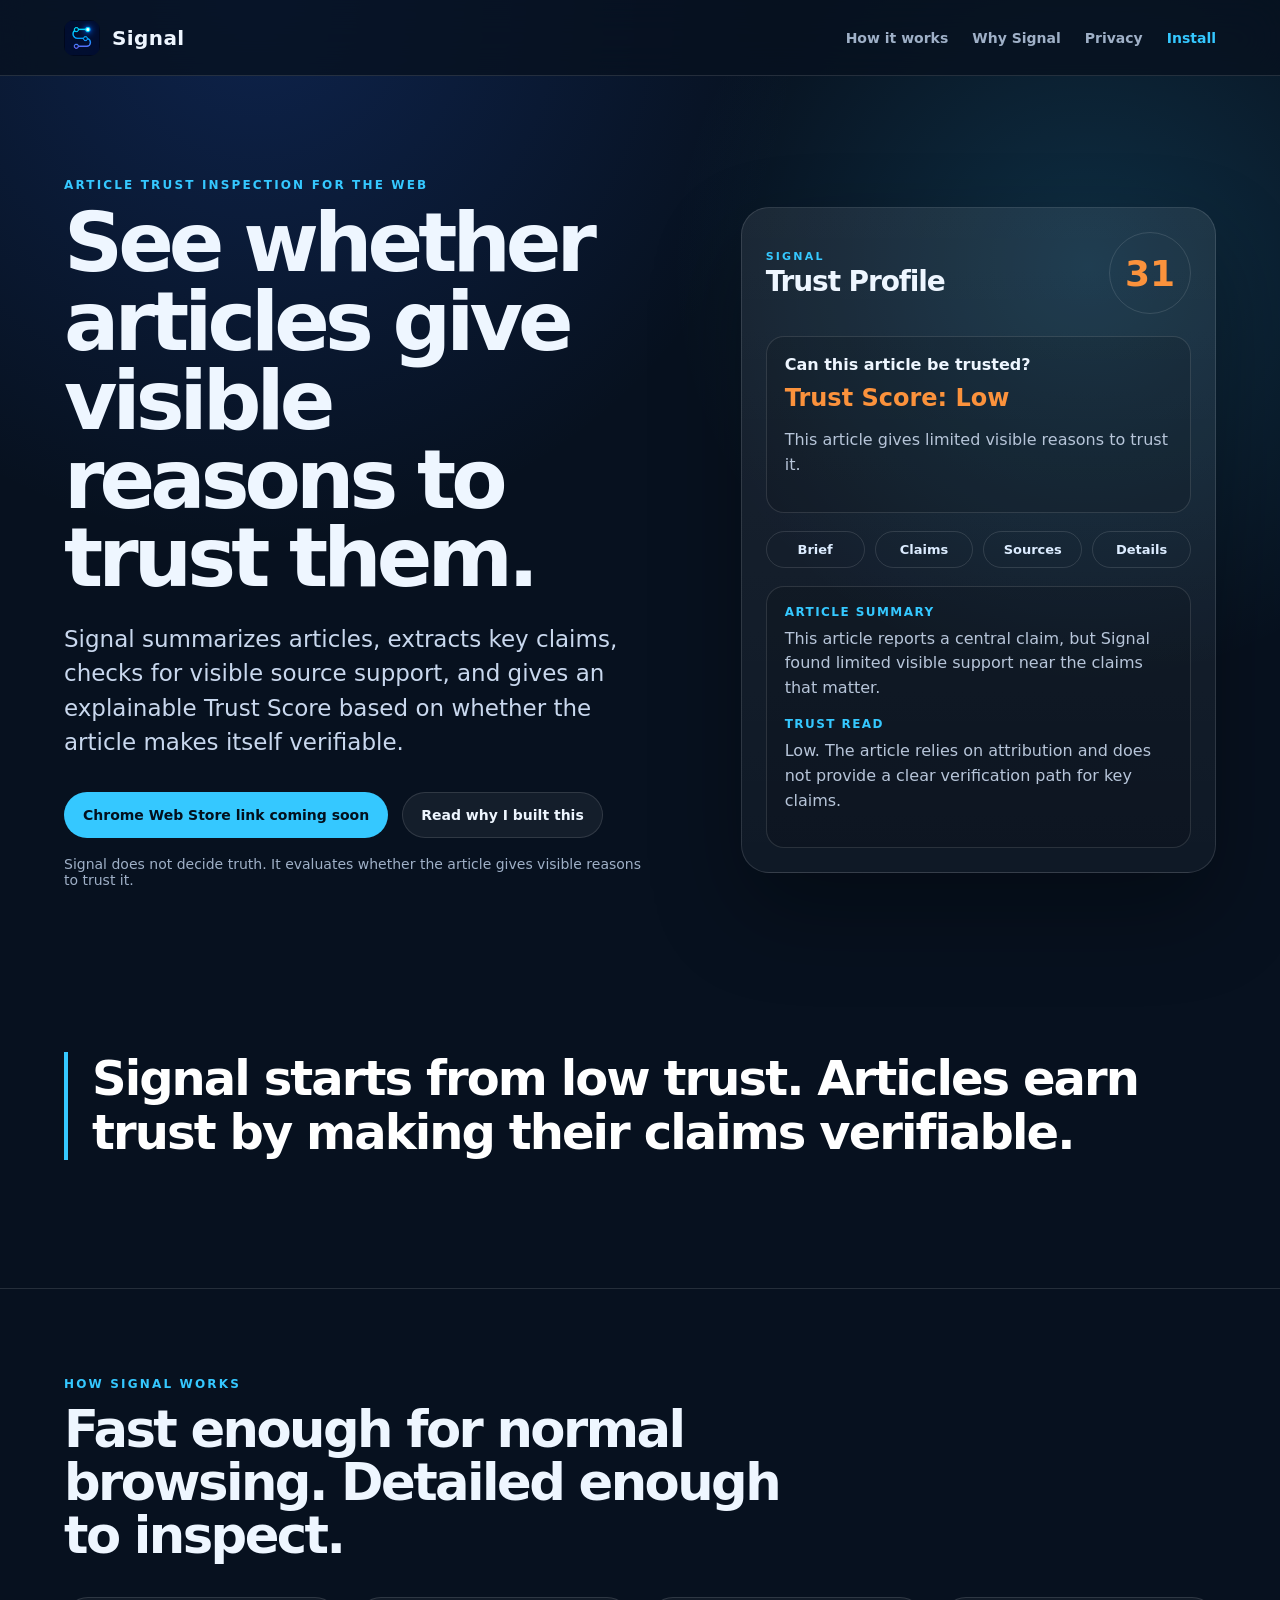
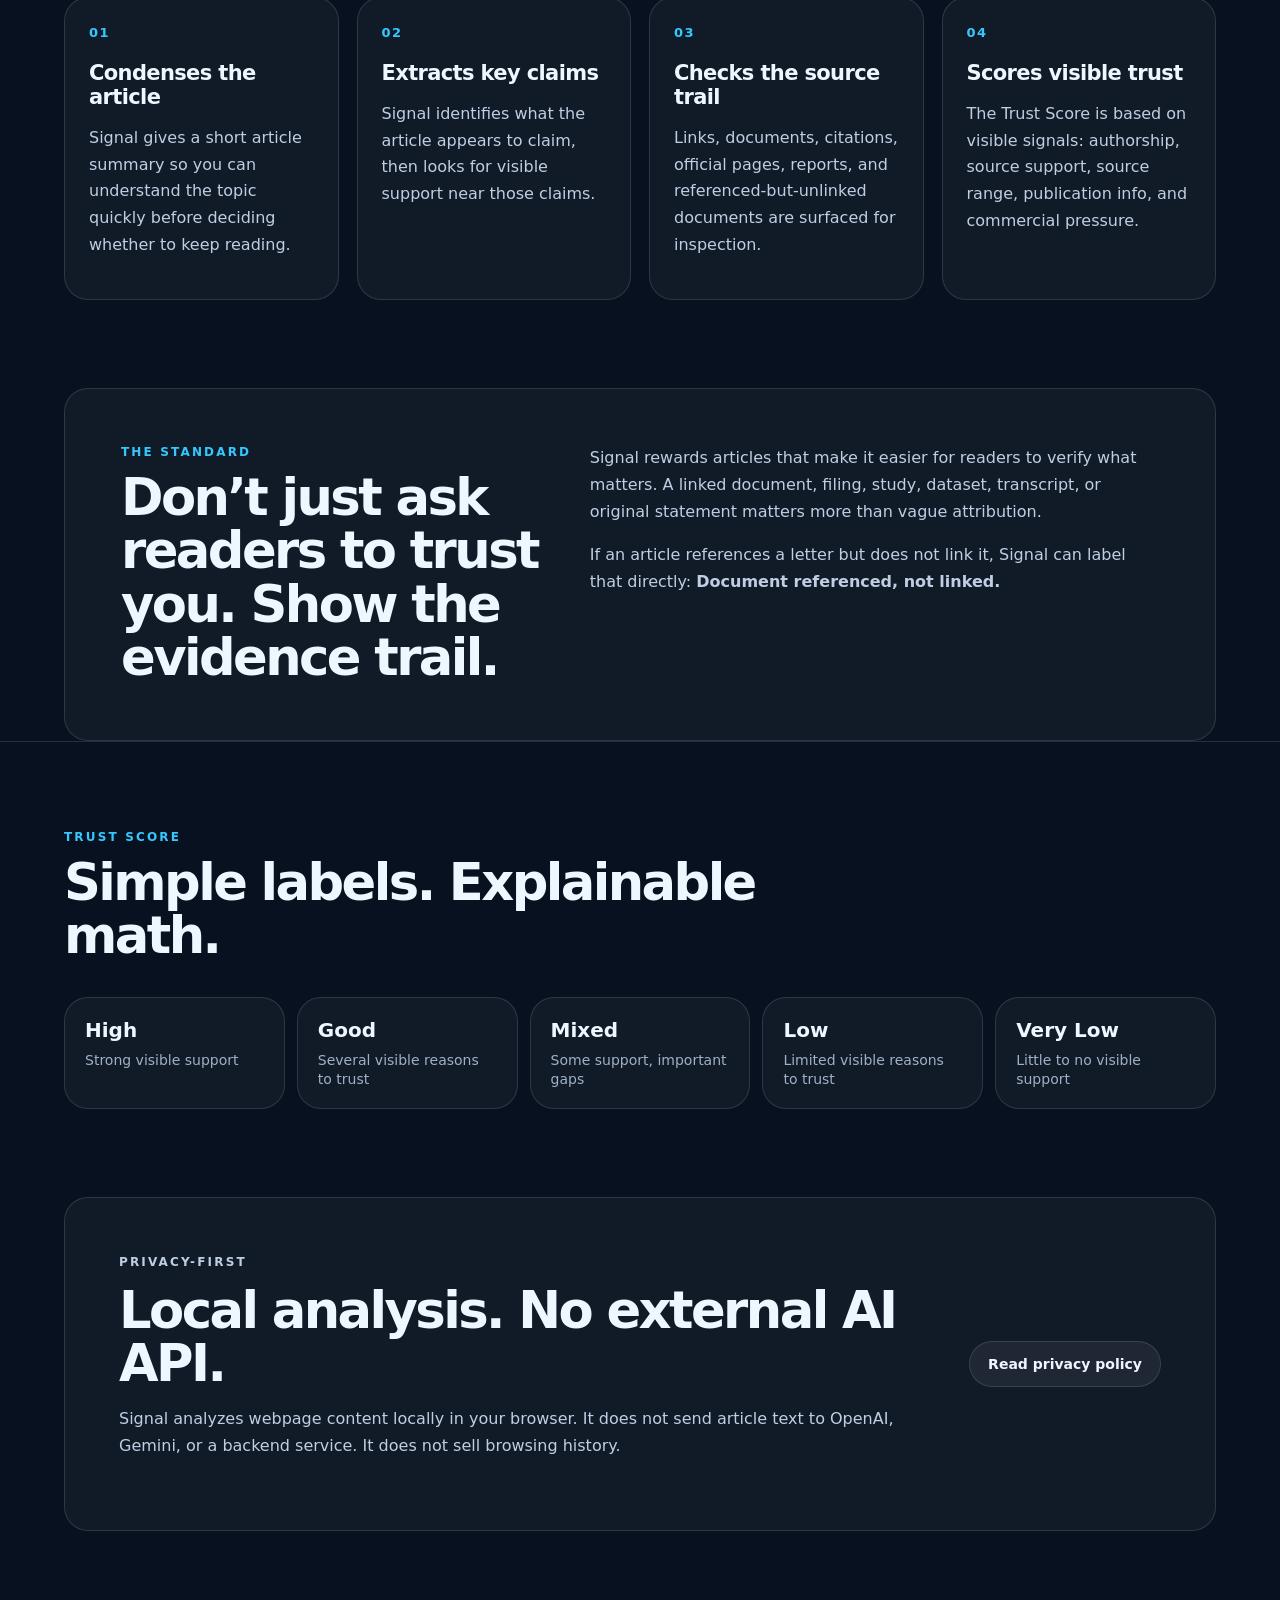
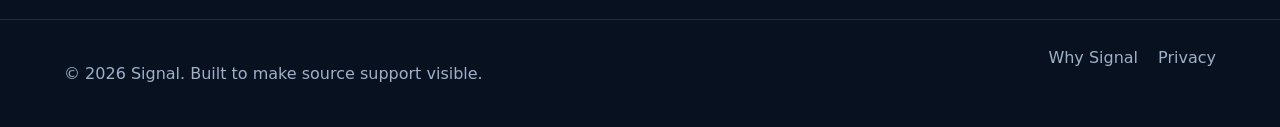
<file: index.html>
<!doctype html>
<html lang="en">
<head>
  <meta charset="utf-8" />
  <meta name="viewport" content="width=device-width, initial-scale=1" />
  <title>Signal — Article Trust Score</title>
  <meta name="description" content="Signal helps you see whether articles give visible reasons to trust them." />
  <link rel="icon" href="assets/signal-icon-128.png" />
  <link rel="stylesheet" href="styles.css" />
</head>
<body>
  <header class="site-header">
    <a class="brand" href="index.html" aria-label="Signal home">
      <img src="assets/signal-icon-128.png" alt="" />
      <span>Signal</span>
    </a>
    <nav>
      <a href="#how">How it works</a>
      <a href="why-signal.html">Why Signal</a>
      <a href="privacy.html">Privacy</a>
      <a class="nav-cta" href="#install">Install</a>
    </nav>
  </header>

  <main>
    <section class="hero">
      <div class="hero-copy">
        <p class="eyebrow">Article trust inspection for the web</p>
        <h1>See whether articles give visible reasons to trust them.</h1>
        <p class="lead">
          Signal summarizes articles, extracts key claims, checks for visible source support,
          and gives an explainable Trust Score based on whether the article makes itself verifiable.
        </p>
        <div class="hero-actions" id="install">
          <a class="button primary" href="#" aria-disabled="true">Chrome Web Store link coming soon</a>
          <a class="button secondary" href="why-signal.html">Read why I built this</a>
        </div>
        <p class="note">Signal does not decide truth. It evaluates whether the article gives visible reasons to trust it.</p>
      </div>

      <div class="trust-card" aria-label="Signal product preview">
        <div class="card-top">
          <div>
            <p class="mini-brand">SIGNAL</p>
            <h2>Trust Profile</h2>
          </div>
          <div class="score-circle">31</div>
        </div>
        <div class="article-row">
          <strong>Can this article be trusted?</strong>
          <span>Trust Score: Low</span>
          <p>This article gives limited visible reasons to trust it.</p>
        </div>
        <div class="tabs">
          <span>Brief</span><span>Claims</span><span>Sources</span><span>Details</span>
        </div>
        <div class="brief-box">
          <h3>Article summary</h3>
          <p>This article reports a central claim, but Signal found limited visible support near the claims that matter.</p>
          <h3>Trust read</h3>
          <p>Low. The article relies on attribution and does not provide a clear verification path for key claims.</p>
        </div>
      </div>
    </section>

    <section class="principle">
      <p>Signal starts from low trust. Articles earn trust by making their claims verifiable.</p>
    </section>

    <section class="grid-section" id="how">
      <div class="section-heading">
        <p class="eyebrow">How Signal works</p>
        <h2>Fast enough for normal browsing. Detailed enough to inspect.</h2>
      </div>

      <div class="feature-grid">
        <article>
          <span class="number">01</span>
          <h3>Condenses the article</h3>
          <p>Signal gives a short article summary so you can understand the topic quickly before deciding whether to keep reading.</p>
        </article>
        <article>
          <span class="number">02</span>
          <h3>Extracts key claims</h3>
          <p>Signal identifies what the article appears to claim, then looks for visible support near those claims.</p>
        </article>
        <article>
          <span class="number">03</span>
          <h3>Checks the source trail</h3>
          <p>Links, documents, citations, official pages, reports, and referenced-but-unlinked documents are surfaced for inspection.</p>
        </article>
        <article>
          <span class="number">04</span>
          <h3>Scores visible trust</h3>
          <p>The Trust Score is based on visible signals: authorship, source support, source range, publication info, and commercial pressure.</p>
        </article>
      </div>
    </section>

    <section class="split">
      <div>
        <p class="eyebrow">The standard</p>
        <h2>Don’t just ask readers to trust you. Show the evidence trail.</h2>
      </div>
      <div class="copy-block">
        <p>
          Signal rewards articles that make it easier for readers to verify what matters.
          A linked document, filing, study, dataset, transcript, or original statement matters more than vague attribution.
        </p>
        <p>
          If an article references a letter but does not link it, Signal can label that directly:
          <strong>Document referenced, not linked.</strong>
        </p>
      </div>
    </section>

    <section class="score-section">
      <div class="section-heading">
        <p class="eyebrow">Trust Score</p>
        <h2>Simple labels. Explainable math.</h2>
      </div>
      <div class="score-bands">
        <div><strong>High</strong><span>Strong visible support</span></div>
        <div><strong>Good</strong><span>Several visible reasons to trust</span></div>
        <div><strong>Mixed</strong><span>Some support, important gaps</span></div>
        <div><strong>Low</strong><span>Limited visible reasons to trust</span></div>
        <div><strong>Very Low</strong><span>Little to no visible support</span></div>
      </div>
    </section>

    <section class="privacy-callout">
      <div>
        <p class="eyebrow">Privacy-first</p>
        <h2>Local analysis. No external AI API.</h2>
        <p>
          Signal analyzes webpage content locally in your browser. It does not send article text to OpenAI, Gemini,
          or a backend service. It does not sell browsing history.
        </p>
      </div>
      <a class="button secondary" href="privacy.html">Read privacy policy</a>
    </section>
  </main>

  <footer>
    <p>© 2026 Signal. Built to make source support visible.</p>
    <div>
      <a href="why-signal.html">Why Signal</a>
      <a href="privacy.html">Privacy</a>
    </div>
  </footer>
</body>
</html>
</file>
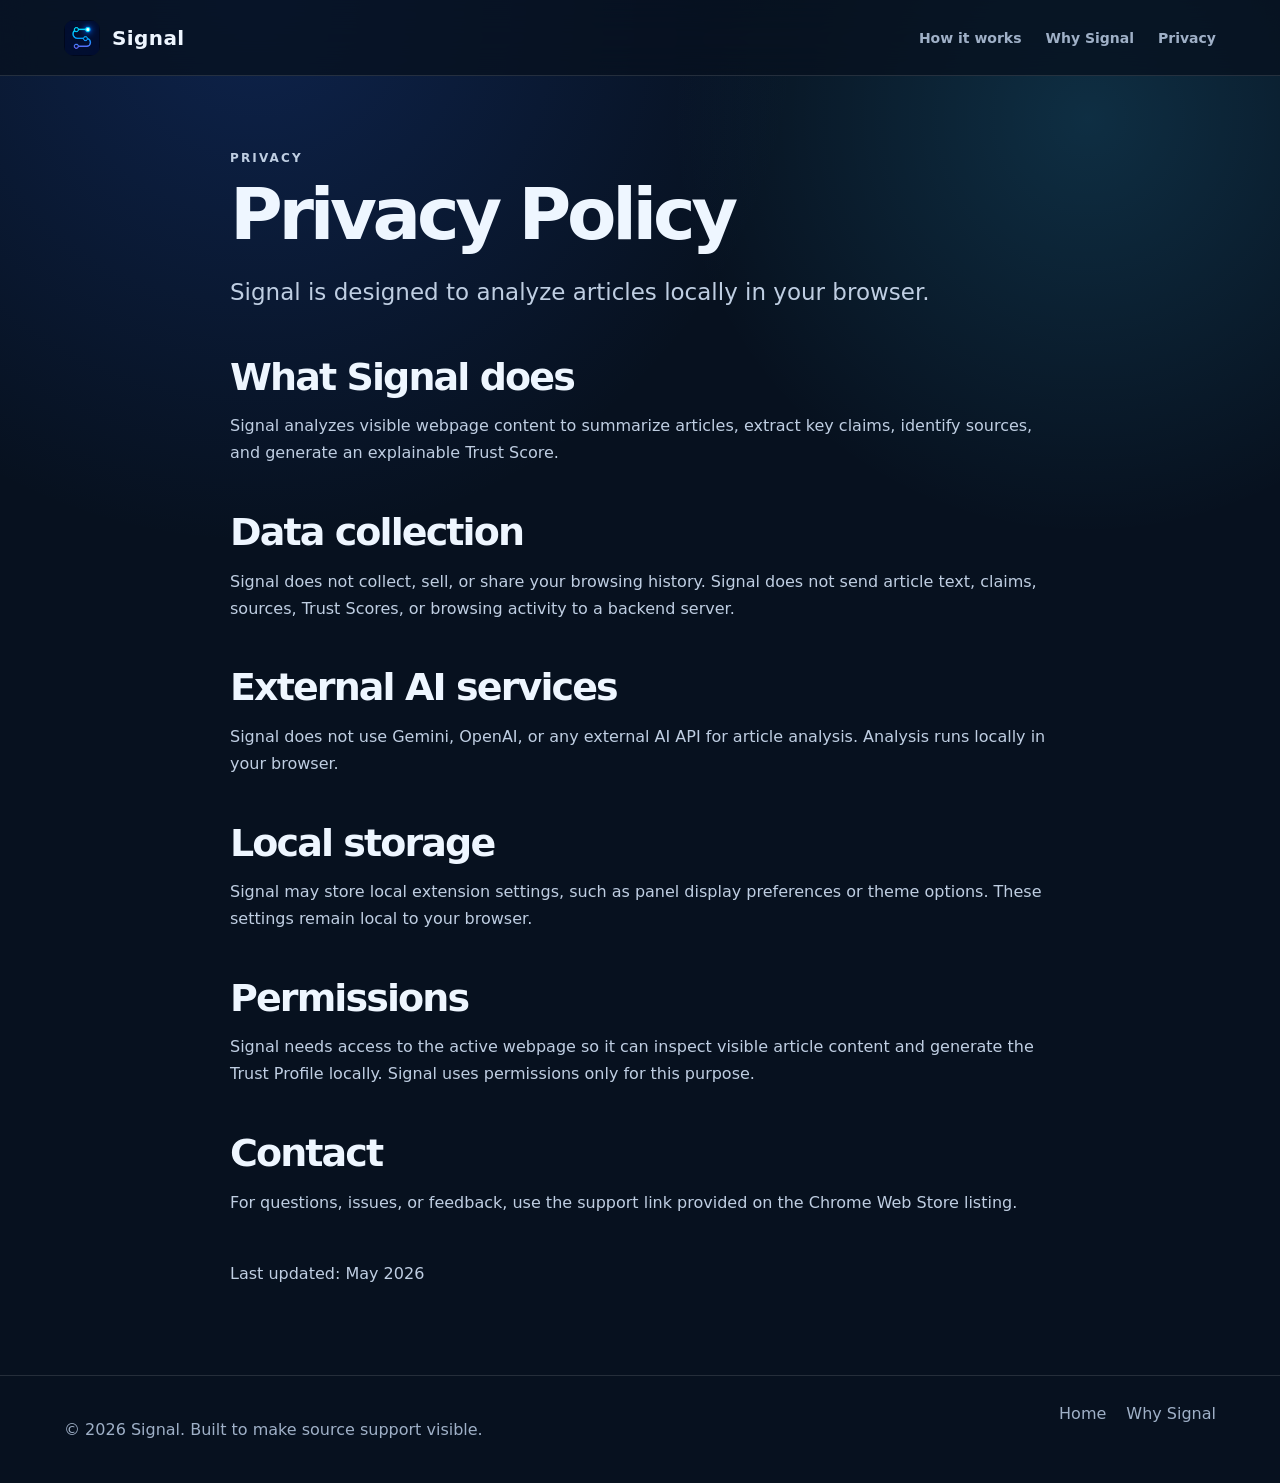
<file: privacy.html>
<!doctype html>
<html lang="en">
<head>
  <meta charset="utf-8" />
  <meta name="viewport" content="width=device-width, initial-scale=1" />
  <title>Signal Privacy Policy</title>
  <meta name="description" content="Signal privacy policy." />
  <link rel="icon" href="assets/signal-icon-128.png" />
  <link rel="stylesheet" href="styles.css" />
</head>
<body>
  <header class="site-header">
    <a class="brand" href="index.html"><img src="assets/signal-icon-128.png" alt="" /><span>Signal</span></a>
    <nav>
      <a href="index.html#how">How it works</a>
      <a href="why-signal.html">Why Signal</a>
      <a href="privacy.html">Privacy</a>
    </nav>
  </header>

  <main class="article-page">
    <article class="longform">
      <p class="eyebrow">Privacy</p>
      <h1>Privacy Policy</h1>
      <p class="lead">Signal is designed to analyze articles locally in your browser.</p>

      <h2>What Signal does</h2>
      <p>
        Signal analyzes visible webpage content to summarize articles, extract key claims, identify sources,
        and generate an explainable Trust Score.
      </p>

      <h2>Data collection</h2>
      <p>
        Signal does not collect, sell, or share your browsing history. Signal does not send article text,
        claims, sources, Trust Scores, or browsing activity to a backend server.
      </p>

      <h2>External AI services</h2>
      <p>
        Signal does not use Gemini, OpenAI, or any external AI API for article analysis.
        Analysis runs locally in your browser.
      </p>

      <h2>Local storage</h2>
      <p>
        Signal may store local extension settings, such as panel display preferences or theme options.
        These settings remain local to your browser.
      </p>

      <h2>Permissions</h2>
      <p>
        Signal needs access to the active webpage so it can inspect visible article content and generate
        the Trust Profile locally. Signal uses permissions only for this purpose.
      </p>

      <h2>Contact</h2>
      <p>
        For questions, issues, or feedback, use the support link provided on the Chrome Web Store listing.
      </p>

      <p class="updated">Last updated: May 2026</p>
    </article>
  </main>

  <footer>
    <p>© 2026 Signal. Built to make source support visible.</p>
    <div><a href="index.html">Home</a><a href="why-signal.html">Why Signal</a></div>
  </footer>
</body>
</html>
</file>
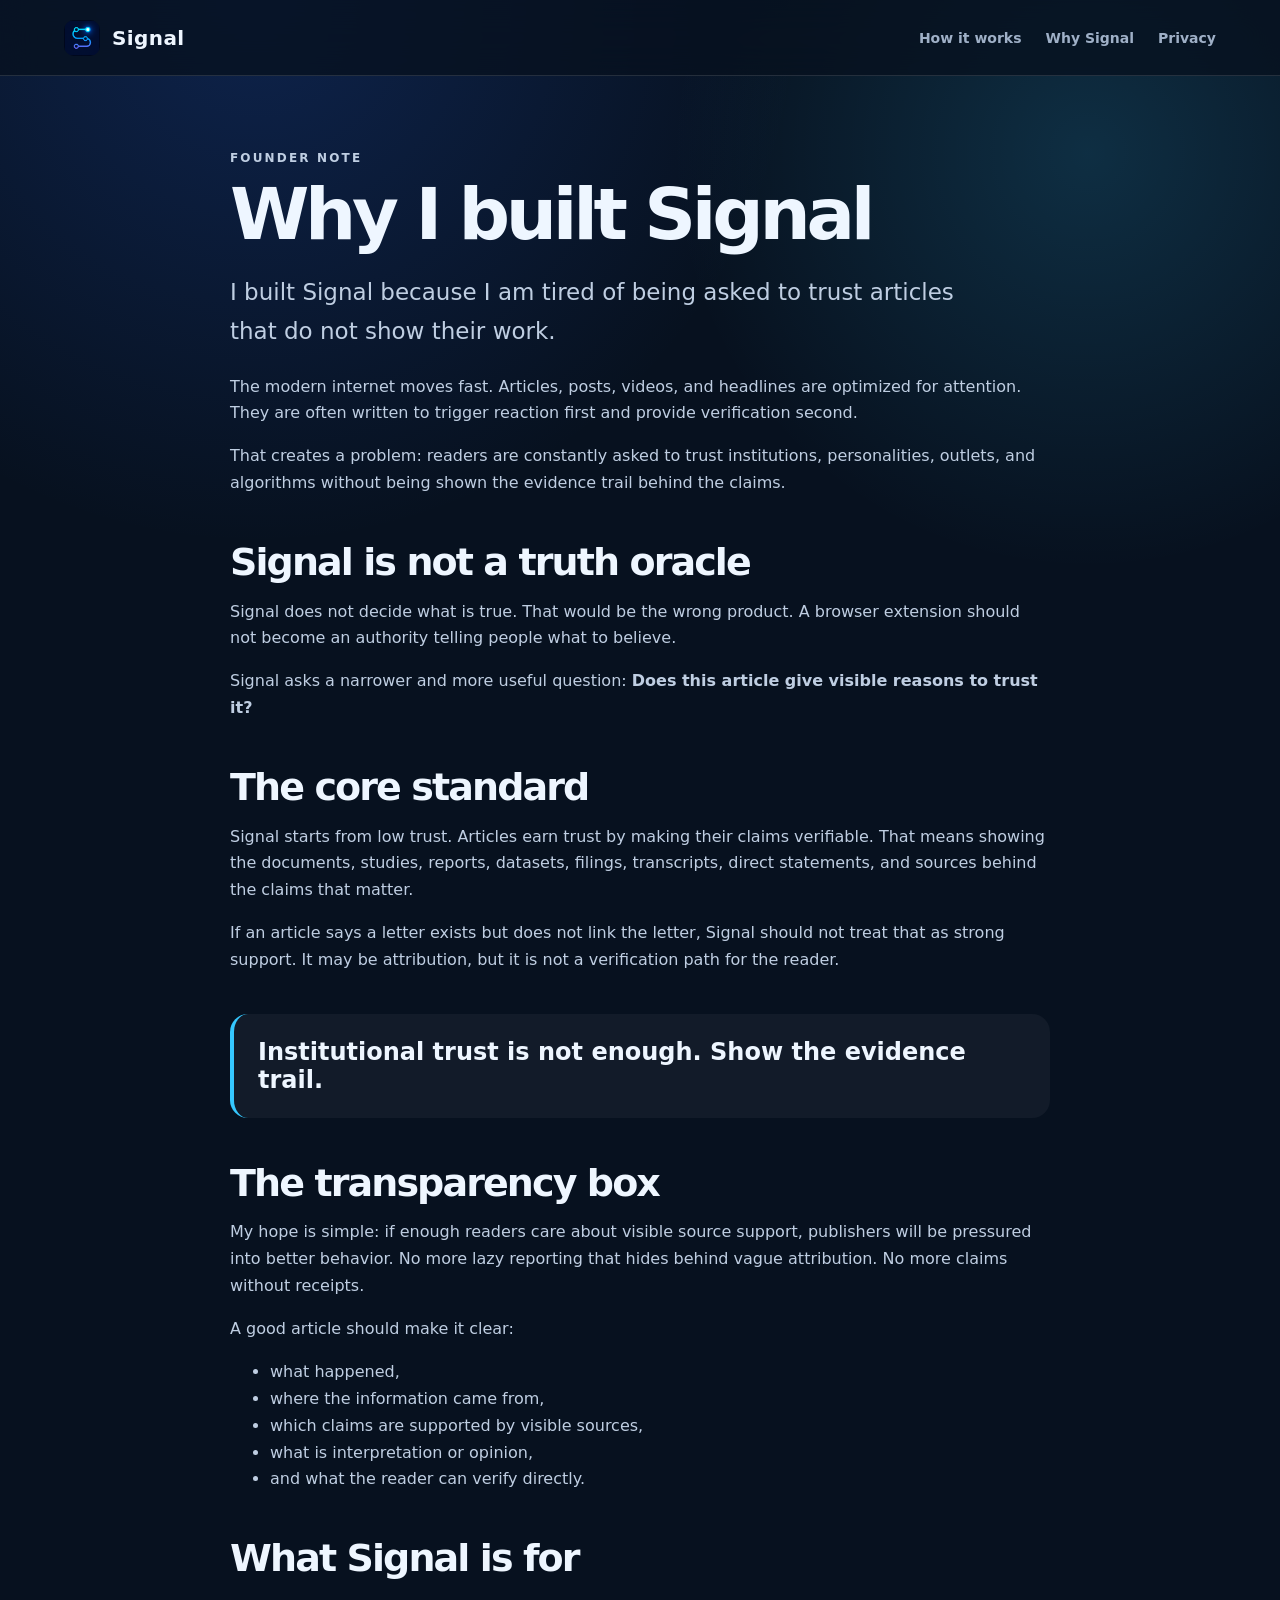
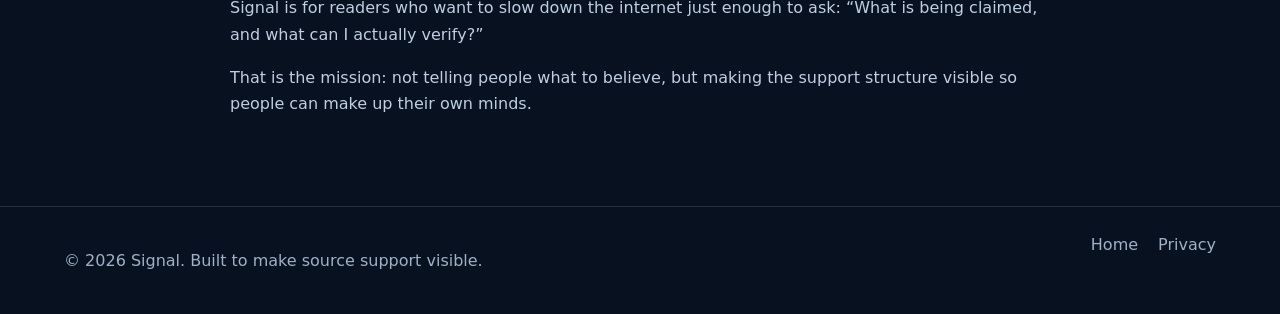
<file: why-signal.html>
<!doctype html>
<html lang="en">
<head>
  <meta charset="utf-8" />
  <meta name="viewport" content="width=device-width, initial-scale=1" />
  <title>Why I Built Signal</title>
  <meta name="description" content="The motivation behind Signal, a local article trust inspection layer for the web." />
  <link rel="icon" href="assets/signal-icon-128.png" />
  <link rel="stylesheet" href="styles.css" />
</head>
<body>
  <header class="site-header">
    <a class="brand" href="index.html"><img src="assets/signal-icon-128.png" alt="" /><span>Signal</span></a>
    <nav>
      <a href="index.html#how">How it works</a>
      <a href="why-signal.html">Why Signal</a>
      <a href="privacy.html">Privacy</a>
    </nav>
  </header>

  <main class="article-page">
    <article class="longform">
      <p class="eyebrow">Founder note</p>
      <h1>Why I built Signal</h1>
      <p class="lead">
        I built Signal because I am tired of being asked to trust articles that do not show their work.
      </p>

      <p>
        The modern internet moves fast. Articles, posts, videos, and headlines are optimized for attention.
        They are often written to trigger reaction first and provide verification second.
      </p>

      <p>
        That creates a problem: readers are constantly asked to trust institutions, personalities, outlets,
        and algorithms without being shown the evidence trail behind the claims.
      </p>

      <h2>Signal is not a truth oracle</h2>
      <p>
        Signal does not decide what is true. That would be the wrong product.
        A browser extension should not become an authority telling people what to believe.
      </p>

      <p>
        Signal asks a narrower and more useful question:
        <strong>Does this article give visible reasons to trust it?</strong>
      </p>

      <h2>The core standard</h2>
      <p>
        Signal starts from low trust. Articles earn trust by making their claims verifiable.
        That means showing the documents, studies, reports, datasets, filings, transcripts, direct statements,
        and sources behind the claims that matter.
      </p>

      <p>
        If an article says a letter exists but does not link the letter, Signal should not treat that as strong support.
        It may be attribution, but it is not a verification path for the reader.
      </p>

      <blockquote>
        Institutional trust is not enough. Show the evidence trail.
      </blockquote>

      <h2>The transparency box</h2>
      <p>
        My hope is simple: if enough readers care about visible source support, publishers will be pressured
        into better behavior. No more lazy reporting that hides behind vague attribution. No more claims without receipts.
      </p>

      <p>
        A good article should make it clear:
      </p>

      <ul>
        <li>what happened,</li>
        <li>where the information came from,</li>
        <li>which claims are supported by visible sources,</li>
        <li>what is interpretation or opinion,</li>
        <li>and what the reader can verify directly.</li>
      </ul>

      <h2>What Signal is for</h2>
      <p>
        Signal is for readers who want to slow down the internet just enough to ask:
        “What is being claimed, and what can I actually verify?”
      </p>

      <p>
        That is the mission: not telling people what to believe, but making the support structure visible
        so people can make up their own minds.
      </p>
    </article>
  </main>

  <footer>
    <p>© 2026 Signal. Built to make source support visible.</p>
    <div><a href="index.html">Home</a><a href="privacy.html">Privacy</a></div>
  </footer>
</body>
</html>
</file>
<file: styles.css>
* {
  box-sizing: border-box;
}

:root {
  --navy: #07111f;
  --navy-2: #0d1b2f;
  --blue: #35c8ff;
  --blue-2: #2563eb;
  --text: #eef6ff;
  --muted: #9fb0c7;
  --line: rgba(255,255,255,.12);
  --card: rgba(255,255,255,.045);
  --white: #ffffff;
  --orange: #fb923c;
  --green: #22c55e;
}

body {
  margin: 0;
  font-family: Inter, ui-sans-serif, system-ui, -apple-system, BlinkMacSystemFont, "Segoe UI", sans-serif;
  background:
    radial-gradient(circle at 20% 0%, rgba(37,99,235,.22), transparent 34rem),
    radial-gradient(circle at 85% 8%, rgba(53,200,255,.16), transparent 26rem),
    var(--navy);
  color: var(--text);
}

a {
  color: inherit;
  text-decoration: none;
}

.site-header {
  position: sticky;
  top: 0;
  z-index: 10;
  backdrop-filter: blur(18px);
  background: rgba(7, 17, 31, .78);
  border-bottom: 1px solid var(--line);
  min-height: 76px;
  display: flex;
  align-items: center;
  justify-content: space-between;
  padding: 0 clamp(20px, 5vw, 72px);
}

.brand {
  display: inline-flex;
  align-items: center;
  gap: 12px;
  font-weight: 800;
  letter-spacing: .02em;
  font-size: 20px;
}

.brand img {
  width: 36px;
  height: 36px;
  border-radius: 10px;
}

nav {
  display: flex;
  align-items: center;
  gap: 24px;
  color: var(--muted);
  font-size: 14px;
  font-weight: 650;
}

nav a:hover {
  color: var(--text);
}

.nav-cta {
  color: var(--blue);
}

.hero {
  min-height: calc(100vh - 76px);
  padding: clamp(56px, 8vw, 120px) clamp(20px, 5vw, 72px);
  display: grid;
  grid-template-columns: minmax(0, 1.05fr) minmax(360px, .85fr);
  gap: clamp(36px, 7vw, 96px);
  align-items: center;
}

.eyebrow {
  margin: 0 0 12px;
  color: var(--blue);
  font-size: 12px;
  text-transform: uppercase;
  letter-spacing: .18em;
  font-weight: 900;
}

h1 {
  font-size: clamp(44px, 7vw, 82px);
  line-height: .96;
  letter-spacing: -.06em;
  margin: 0 0 24px;
  max-width: 980px;
}

.lead {
  font-size: clamp(18px, 2vw, 23px);
  line-height: 1.5;
  color: #c9d8ee;
  max-width: 760px;
}

.hero-actions {
  display: flex;
  flex-wrap: wrap;
  gap: 14px;
  margin: 32px 0 18px;
}

.button {
  display: inline-flex;
  align-items: center;
  justify-content: center;
  min-height: 46px;
  padding: 0 18px;
  border-radius: 999px;
  font-weight: 800;
  font-size: 14px;
  border: 1px solid var(--line);
}

.button.primary {
  background: var(--blue);
  color: #03101d;
  border-color: transparent;
}

.button.secondary {
  background: rgba(255,255,255,.055);
  color: var(--text);
}

.note {
  color: var(--muted);
  font-size: 14px;
  max-width: 650px;
}

.trust-card {
  border: 1px solid var(--line);
  border-radius: 28px;
  padding: 24px;
  background: linear-gradient(180deg, rgba(255,255,255,.08), rgba(255,255,255,.035));
  box-shadow: 0 40px 90px rgba(0,0,0,.32);
}

.card-top {
  display: flex;
  align-items: center;
  justify-content: space-between;
  margin-bottom: 22px;
}

.mini-brand {
  color: var(--blue);
  letter-spacing: .2em;
  font-size: 11px;
  font-weight: 900;
  margin: 0 0 4px;
}

.card-top h2 {
  margin: 0;
  font-size: 28px;
  letter-spacing: -.04em;
}

.score-circle {
  width: 82px;
  height: 82px;
  border: 1px solid var(--line);
  border-radius: 999px;
  display: grid;
  place-items: center;
  color: var(--orange);
  font-size: 36px;
  font-weight: 900;
}

.article-row,
.brief-box {
  border: 1px solid var(--line);
  border-radius: 18px;
  padding: 18px;
  background: rgba(0,0,0,.12);
}

.article-row strong,
.article-row span {
  display: block;
}

.article-row span {
  margin-top: 10px;
  color: var(--orange);
  font-size: 24px;
  font-weight: 900;
}

.article-row p,
.brief-box p {
  color: #b7c5d9;
  line-height: 1.55;
}

.tabs {
  display: grid;
  grid-template-columns: repeat(4, 1fr);
  gap: 10px;
  margin: 18px 0;
}

.tabs span {
  text-align: center;
  border: 1px solid var(--line);
  border-radius: 999px;
  padding: 10px 8px;
  color: #dcecff;
  font-weight: 800;
  font-size: 13px;
}

.brief-box h3 {
  color: var(--blue);
  text-transform: uppercase;
  letter-spacing: .12em;
  font-size: 12px;
  margin: 0 0 8px;
}

.brief-box p {
  margin-top: 0;
}

.principle {
  padding: 0 clamp(20px, 5vw, 72px) 80px;
}

.principle p {
  border-left: 4px solid var(--blue);
  max-width: 1080px;
  padding-left: 24px;
  color: var(--white);
  font-size: clamp(26px, 4vw, 48px);
  line-height: 1.12;
  letter-spacing: -.04em;
  font-weight: 900;
}

.grid-section,
.score-section {
  padding: 88px clamp(20px, 5vw, 72px);
  border-top: 1px solid var(--line);
}

.section-heading {
  max-width: 760px;
  margin-bottom: 34px;
}

h2 {
  margin: 0;
  font-size: clamp(30px, 4vw, 52px);
  line-height: 1.04;
  letter-spacing: -.05em;
}

.feature-grid {
  display: grid;
  grid-template-columns: repeat(4, minmax(0, 1fr));
  gap: 18px;
}

.feature-grid article,
.score-bands div,
.privacy-callout,
.split {
  border: 1px solid var(--line);
  border-radius: 24px;
  background: var(--card);
}

.feature-grid article {
  padding: 24px;
}

.number {
  color: var(--blue);
  font-size: 13px;
  font-weight: 900;
  letter-spacing: .12em;
}

.feature-grid h3 {
  font-size: 21px;
  letter-spacing: -.03em;
  margin: 20px 0 10px;
}

.feature-grid p,
.copy-block p,
.privacy-callout p,
.longform p,
.longform li {
  color: #bfcee2;
  line-height: 1.68;
}

.split {
  margin: 0 clamp(20px, 5vw, 72px);
  padding: clamp(28px, 5vw, 56px);
  display: grid;
  grid-template-columns: .85fr 1.15fr;
  gap: 48px;
  align-items: start;
}

.copy-block p:first-child {
  margin-top: 0;
}

.score-bands {
  display: grid;
  grid-template-columns: repeat(5, 1fr);
  gap: 12px;
}

.score-bands div {
  padding: 20px;
}

.score-bands strong {
  display: block;
  font-size: 20px;
  margin-bottom: 8px;
}

.score-bands span {
  color: var(--muted);
  font-size: 14px;
}

.privacy-callout {
  margin: 0 clamp(20px, 5vw, 72px) 88px;
  padding: clamp(28px, 5vw, 54px);
  display: flex;
  align-items: center;
  justify-content: space-between;
  gap: 28px;
}

.privacy-callout div {
  max-width: 780px;
}

footer {
  border-top: 1px solid var(--line);
  padding: 28px clamp(20px, 5vw, 72px);
  color: var(--muted);
  display: flex;
  justify-content: space-between;
  gap: 20px;
}

footer div {
  display: flex;
  gap: 20px;
}

.article-page {
  padding: 72px clamp(20px, 5vw, 72px);
}

.longform {
  max-width: 820px;
  margin: 0 auto;
}

.longform h1 {
  font-size: clamp(42px, 6vw, 72px);
}

.longform h2 {
  margin-top: 46px;
  font-size: clamp(26px, 3vw, 38px);
}

.longform blockquote {
  margin: 40px 0;
  padding: 24px;
  border-left: 4px solid var(--blue);
  background: var(--card);
  border-radius: 18px;
  font-size: 24px;
  font-weight: 900;
}

.updated {
  margin-top: 44px;
  color: var(--muted);
}

@media (max-width: 980px) {
  .hero,
  .split {
    grid-template-columns: 1fr;
  }

  .feature-grid,
  .score-bands {
    grid-template-columns: repeat(2, 1fr);
  }

  .site-header {
    align-items: flex-start;
    padding-top: 18px;
    padding-bottom: 18px;
    gap: 18px;
    flex-direction: column;
  }

  nav {
    flex-wrap: wrap;
  }
}

@media (max-width: 620px) {
  .feature-grid,
  .score-bands {
    grid-template-columns: 1fr;
  }

  .trust-card {
    padding: 18px;
  }

  .score-circle {
    width: 66px;
    height: 66px;
    font-size: 30px;
  }

  .tabs {
    grid-template-columns: repeat(2, 1fr);
  }

  .privacy-callout,
  footer {
    flex-direction: column;
    align-items: flex-start;
  }
}
</file>
